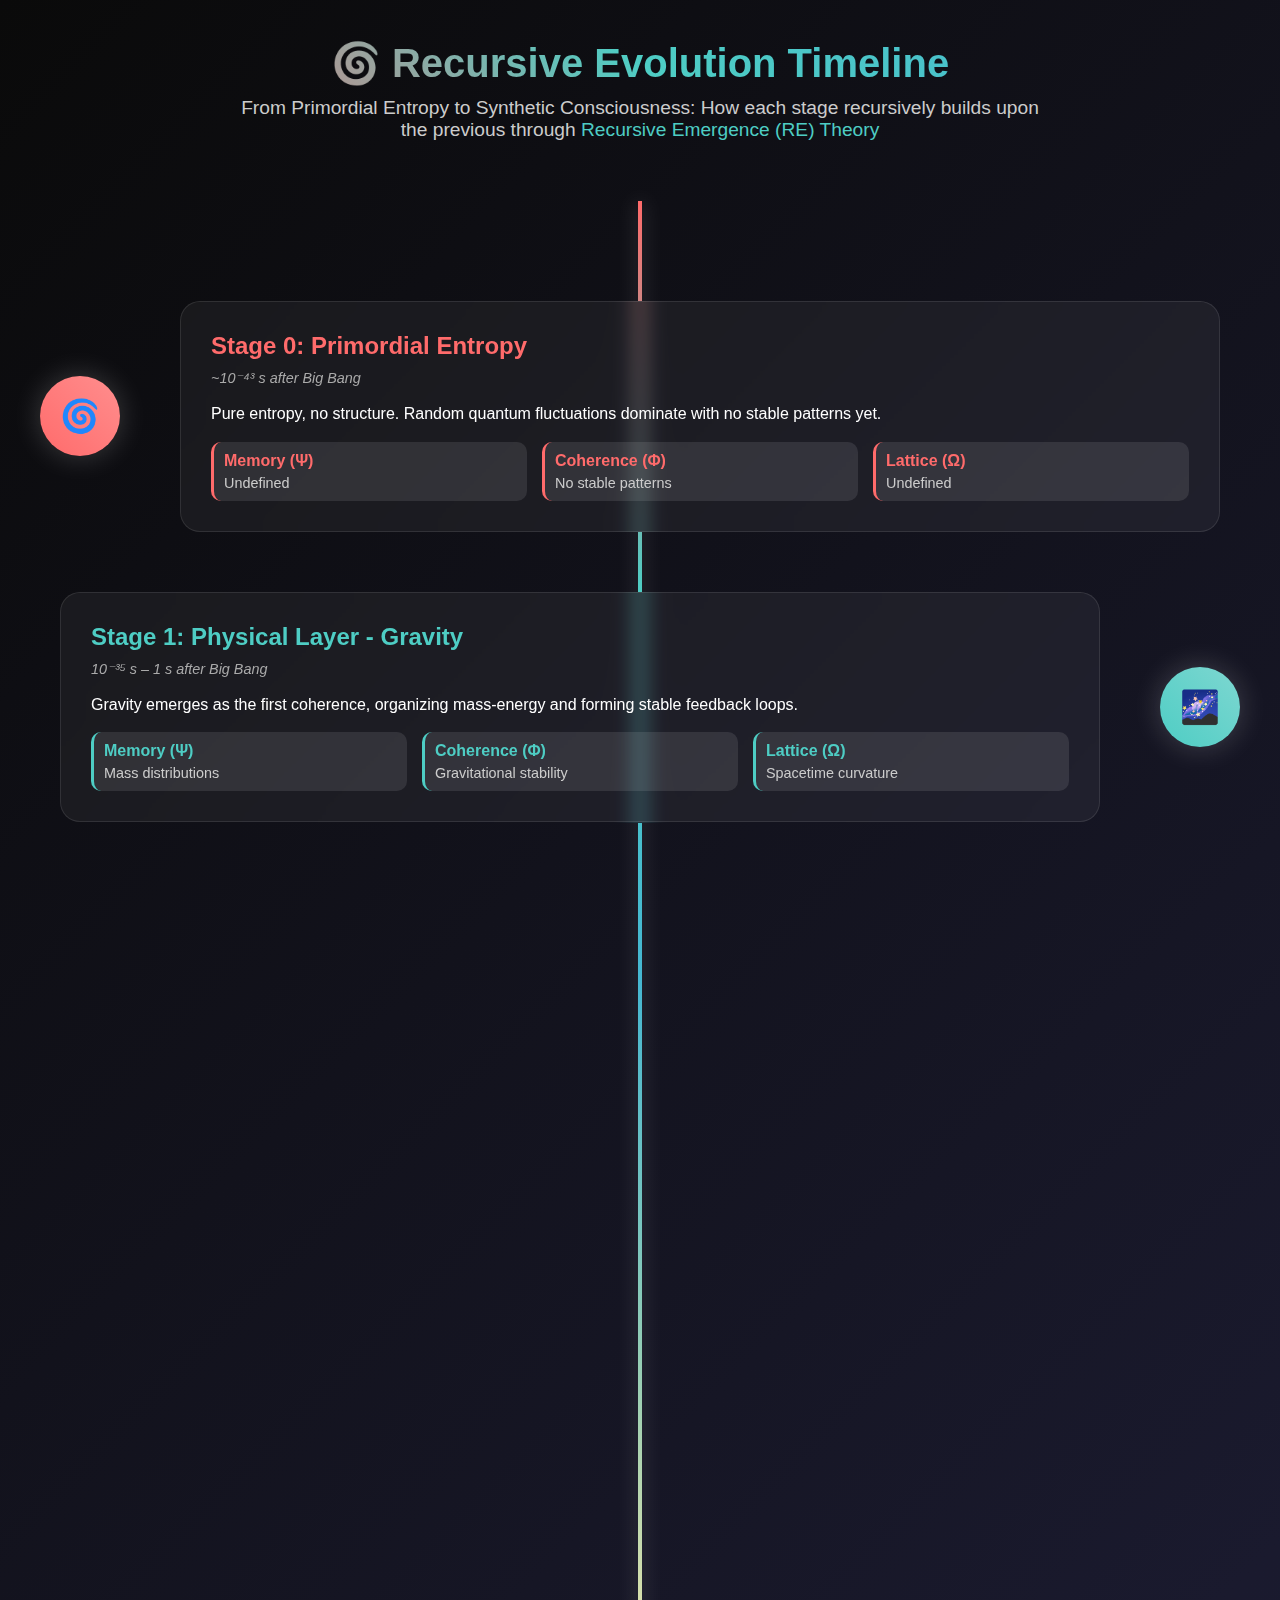
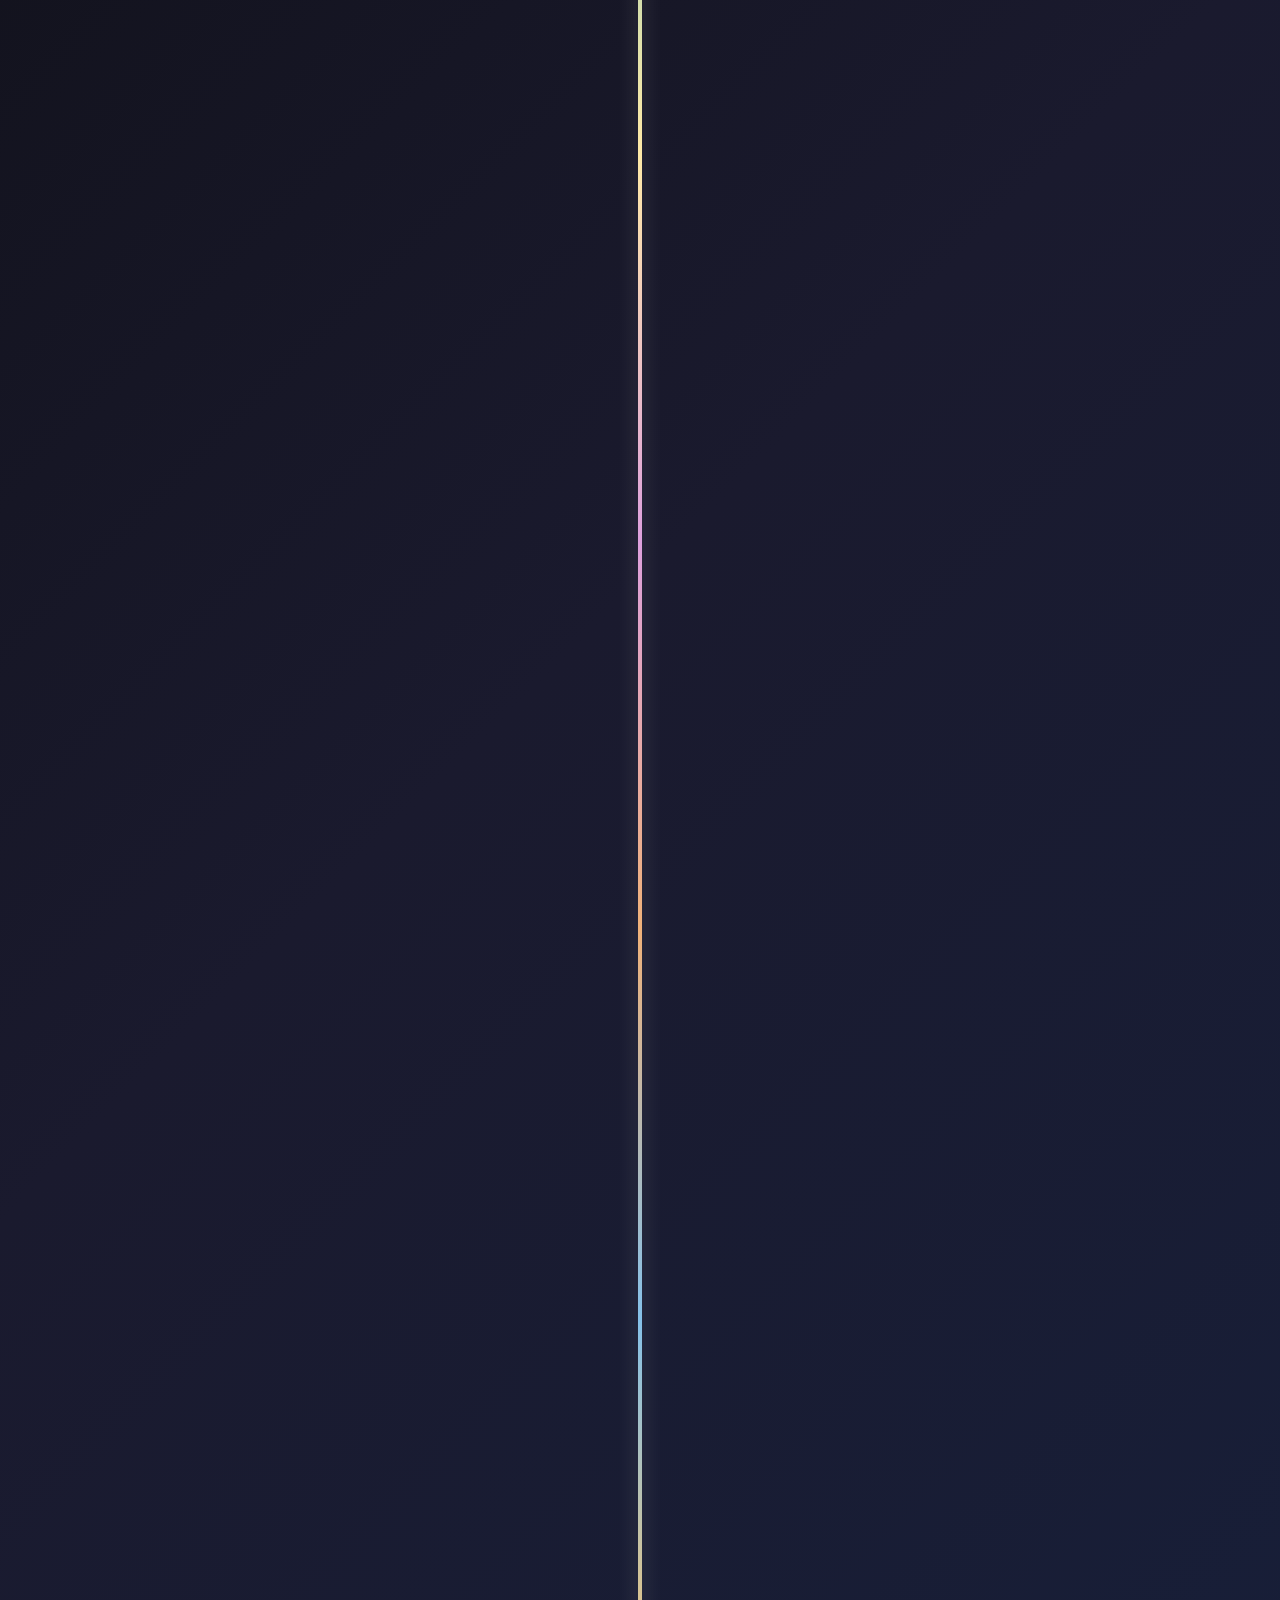
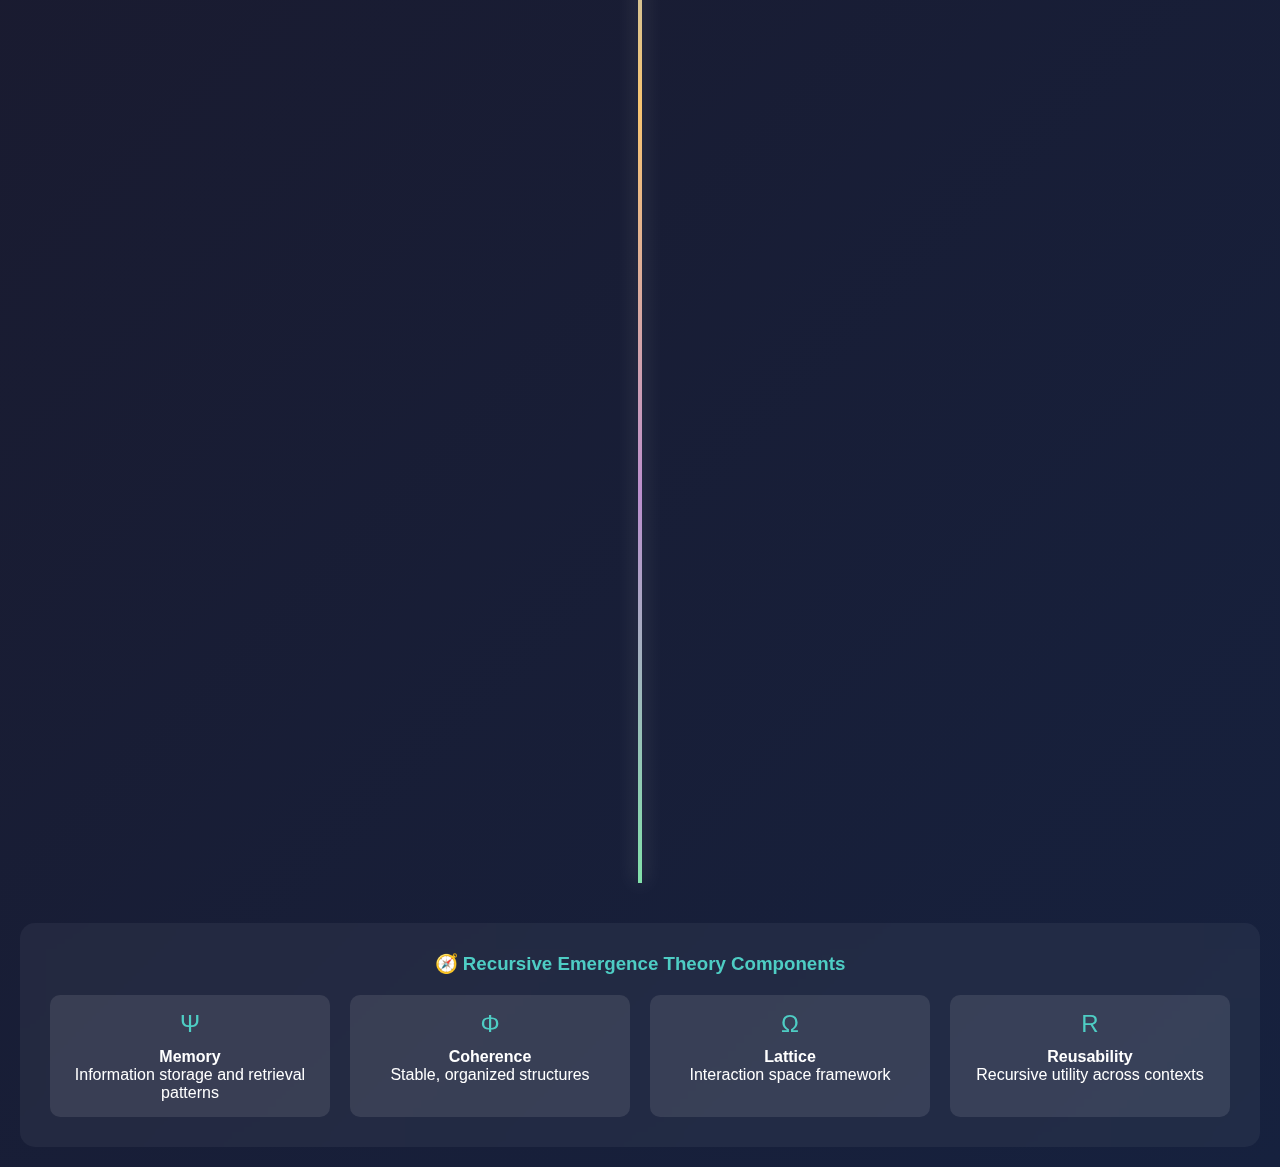
<file: index.html>
<!DOCTYPE html>
<html lang="en">
<head>
    <meta charset="UTF-8">
    <meta name="viewport" content="width=device-width, initial-scale=1.0">
    <title>Recursive Evolution Timeline</title>
    <style>
        * {
            margin: 0;
            padding: 0;
            box-sizing: border-box;
        }

        body {
            font-family: 'Segoe UI', Tahoma, Geneva, Verdana, sans-serif;
            background: linear-gradient(135deg, #0a0a0a 0%, #1a1a2e 50%, #16213e 100%);
            color: #ffffff;
            overflow-x: auto;
            min-height: 100vh;
        }

        .container {
            max-width: 1400px;
            margin: 0 auto;
            padding: 20px;
        }

        .header {
            text-align: center;
            margin-bottom: 40px;
            padding: 20px;
        }

        .header h1 {
            font-size: 2.5em;
            background: linear-gradient(45deg, #ff6b6b, #4ecdc4, #45b7d1);
            -webkit-background-clip: text;
            -webkit-text-fill-color: transparent;
            background-clip: text;
            margin-bottom: 10px;
        }

        .header p {
            font-size: 1.2em;
            color: #cccccc;
            max-width: 800px;
            margin: 0 auto;
        }

        .timeline {
            position: relative;
            padding: 40px 0;
        }

        .timeline::before {
            content: '';
            position: absolute;
            left: 50%;
            top: 0;
            bottom: 0;
            width: 4px;
            background: linear-gradient(to bottom, #ff6b6b, #4ecdc4, #45b7d1, #96ceb4, #ffeaa7, #dda0dd, #f0b27a, #85c1e9, #f8c471, #bb8fce, #82e0aa);
            transform: translateX(-50%);
            box-shadow: 0 0 20px rgba(255, 255, 255, 0.3);
        }

        .stage {
            position: relative;
            margin: 60px 0;
            display: flex;
            align-items: center;
            opacity: 0;
            transform: translateY(50px);
            transition: all 0.8s ease-out;
        }

        .stage.visible {
            opacity: 1;
            transform: translateY(0);
        }

        .stage:nth-child(even) {
            flex-direction: row-reverse;
        }

        .stage-content {
            flex: 1;
            padding: 30px;
            margin: 0 40px;
            background: rgba(255, 255, 255, 0.05);
            border-radius: 20px;
            backdrop-filter: blur(10px);
            border: 1px solid rgba(255, 255, 255, 0.1);
            position: relative;
            cursor: pointer;
            transition: all 0.3s ease;
        }

        .stage-content:hover {
            background: rgba(255, 255, 255, 0.1);
            transform: scale(1.02);
            box-shadow: 0 10px 30px rgba(0, 0, 0, 0.3);
        }

        .stage-icon {
            width: 80px;
            height: 80px;
            background: linear-gradient(45deg, var(--stage-color), var(--stage-color-light));
            border-radius: 50%;
            display: flex;
            align-items: center;
            justify-content: center;
            font-size: 2em;
            margin: 0 20px;
            position: relative;
            z-index: 2;
            box-shadow: 0 0 30px rgba(255, 255, 255, 0.2);
        }

        .stage-title {
            font-size: 1.5em;
            font-weight: bold;
            margin-bottom: 10px;
            color: var(--stage-color);
        }

        .stage-timeframe {
            font-size: 0.9em;
            color: #aaaaaa;
            margin-bottom: 15px;
            font-style: italic;
        }

        .stage-description {
            line-height: 1.6;
            margin-bottom: 15px;
        }

        .stage-re-elements {
            display: grid;
            grid-template-columns: repeat(auto-fit, minmax(150px, 1fr));
            gap: 15px;
            margin-top: 15px;
        }

        .re-element {
            background: rgba(255, 255, 255, 0.1);
            padding: 10px;
            border-radius: 10px;
            border-left: 3px solid var(--stage-color);
        }

        .re-element-title {
            font-weight: bold;
            color: var(--stage-color);
            margin-bottom: 5px;
        }

        .re-element-content {
            font-size: 0.9em;
            color: #cccccc;
        }

        /* Stage-specific colors */
        .stage-0 { --stage-color: #ff6b6b; --stage-color-light: #ff8e8e; }
        .stage-1 { --stage-color: #4ecdc4; --stage-color-light: #7ed7d1; }
        .stage-2 { --stage-color: #45b7d1; --stage-color-light: #6cc5db; }
        .stage-3 { --stage-color: #96ceb4; --stage-color-light: #afd8c4; }
        .stage-4 { --stage-color: #ffeaa7; --stage-color-light: #fff0c2; }
        .stage-5 { --stage-color: #dda0dd; --stage-color-light: #e6b8e6; }
        .stage-6 { --stage-color: #f0b27a; --stage-color-light: #f4c494; }
        .stage-7 { --stage-color: #85c1e9; --stage-color-light: #9dcced; }
        .stage-8 { --stage-color: #f8c471; --stage-color-light: #fad090; }
        .stage-9 { --stage-color: #bb8fce; --stage-color-light: #c8a2d8; }
        .stage-10 { --stage-color: #82e0aa; --stage-color-light: #9ae6bb; }
        .stage-11 { --stage-color: #a569bd; --stage-color-light: #b579c8; }

        .legend {
            background: rgba(255, 255, 255, 0.05);
            padding: 30px;
            border-radius: 15px;
            margin-top: 40px;
            backdrop-filter: blur(10px);
        }

        .legend h3 {
            margin-bottom: 20px;
            text-align: center;
            color: #4ecdc4;
        }

        .legend-grid {
            display: grid;
            grid-template-columns: repeat(auto-fit, minmax(200px, 1fr));
            gap: 20px;
        }

        .legend-item {
            background: rgba(255, 255, 255, 0.1);
            padding: 15px;
            border-radius: 10px;
            text-align: center;
        }

        .legend-symbol {
            font-size: 1.5em;
            margin-bottom: 10px;
            color: #4ecdc4;
        }

        @media (max-width: 768px) {
            .timeline::before {
                left: 30px;
            }
            
            .stage {
                flex-direction: column !important;
                margin-left: 60px;
            }
            
            .stage-content {
                margin: 20px 0;
            }
            
            .stage-icon {
                position: absolute;
                left: -70px;
                top: 20px;
            }
        }

        .equation {
            background: rgba(0, 0, 0, 0.3);
            padding: 10px;
            border-radius: 8px;
            font-family: 'Courier New', monospace;
            font-size: 0.9em;
            margin: 10px 0;
            border-left: 3px solid var(--stage-color);
            color: #e0e0e0;
        }

        .progress-bar {
            position: fixed;
            top: 0;
            left: 0;
            width: 0%;
            height: 4px;
            background: linear-gradient(90deg, #ff6b6b, #4ecdc4, #45b7d1);
            z-index: 1000;
            transition: width 0.3s ease;
        }

        a {
            color: #4ecdc4;
            text-decoration: none;
            transition: color 0.3s ease;
        }

        a:hover {
            color: #45b7d1;
            text-decoration: underline;
        }
    </style>
</head>
<body>
    <div class="progress-bar"></div>
    
    <div class="container">
        <div class="header">
            <h1>🌀 Recursive Evolution Timeline</h1>
            <p>From Primordial Entropy to Synthetic Consciousness: How each stage recursively builds upon the previous through <a href="https://github.com/Recursive-Emergence/RE/blob/main/thesis.md#the-recursive-law-of-emergence-a-foundational-framework-for-life-consciousness-and-beyond">Recursive Emergence (RE) Theory</a></p>
        </div>

        <div class="timeline">
            <div class="stage stage-0">
                <div class="stage-icon">🌀</div>
                <div class="stage-content">
                    <div class="stage-title">Stage 0: Primordial Entropy</div>
                    <div class="stage-timeframe">~10⁻⁴³ s after Big Bang</div>
                    <div class="stage-description">
                        Pure entropy, no structure. Random quantum fluctuations dominate with no stable patterns yet.
                    </div>
                    <div class="stage-re-elements">
                        <div class="re-element">
                            <div class="re-element-title">Memory (Ψ)</div>
                            <div class="re-element-content">Undefined</div>
                        </div>
                        <div class="re-element">
                            <div class="re-element-title">Coherence (Φ)</div>
                            <div class="re-element-content">No stable patterns</div>
                        </div>
                        <div class="re-element">
                            <div class="re-element-title">Lattice (Ω)</div>
                            <div class="re-element-content">Undefined</div>
                        </div>
                    </div>
                </div>
            </div>

            <div class="stage stage-1">
                <div class="stage-icon">🌌</div>
                <div class="stage-content">
                    <div class="stage-title">Stage 1: Physical Layer - Gravity</div>
                    <div class="stage-timeframe">10⁻³⁵ s – 1 s after Big Bang</div>
                    <div class="stage-description">
                        Gravity emerges as the first coherence, organizing mass-energy and forming stable feedback loops.
                    </div>
                    <div class="stage-re-elements">
                        <div class="re-element">
                            <div class="re-element-title">Memory (Ψ)</div>
                            <div class="re-element-content">Mass distributions</div>
                        </div>
                        <div class="re-element">
                            <div class="re-element-title">Coherence (Φ)</div>
                            <div class="re-element-content">Gravitational stability</div>
                        </div>
                        <div class="re-element">
                            <div class="re-element-title">Lattice (Ω)</div>
                            <div class="re-element-content">Spacetime curvature</div>
                        </div>
                    </div>
                </div>
            </div>

            <div class="stage stage-2">
                <div class="stage-icon">🔥</div>
                <div class="stage-content">
                    <div class="stage-title">Stage 2: Thermodynamic Layer</div>
                    <div class="stage-timeframe">1s – 10⁶ years</div>
                    <div class="stage-description">
                        Fusion inside stars builds reusable elements. First "memory units" that can travel and reseed.
                    </div>
                    <div class="stage-re-elements">
                        <div class="re-element">
                            <div class="re-element-title">Memory (Ψ)</div>
                            <div class="re-element-content">Elemental abundance patterns</div>
                        </div>
                        <div class="re-element">
                            <div class="re-element-title">Coherence (Φ)</div>
                            <div class="re-element-content">Fusion chains</div>
                        </div>
                        <div class="re-element">
                            <div class="re-element-title">Result</div>
                            <div class="re-element-content">Atoms as reusable tokens</div>
                        </div>
                    </div>
                </div>
            </div>

            <div class="stage stage-3">
                <div class="stage-icon">💧</div>
                <div class="stage-content">
                    <div class="stage-title">Stage 3: Chemical Layer</div>
                    <div class="stage-timeframe">10⁶ – 10⁹ years</div>
                    <div class="stage-description">
                        Molecules form recursive interactions through autocatalytic cycles and stable compounds.
                    </div>
                    <div class="stage-re-elements">
                        <div class="re-element">
                            <div class="re-element-title">Memory (Ψ)</div>
                            <div class="re-element-content">Molecular loops</div>
                        </div>
                        <div class="re-element">
                            <div class="re-element-title">Coherence (Φ)</div>
                            <div class="re-element-content">Stable compounds</div>
                        </div>
                        <div class="re-element">
                            <div class="re-element-title">Result</div>
                            <div class="re-element-content">Proto-metabolisms</div>
                        </div>
                    </div>
                </div>
            </div>

            <div class="stage stage-4">
                <div class="stage-icon">🌱</div>
                <div class="stage-content">
                    <div class="stage-title">Stage 4: Biological Layer</div>
                    <div class="stage-timeframe">~3.8B years ago</div>
                    <div class="stage-description">
                        Life emerges as recursive memory machines with genetic code and evolutionary feedback.
                    </div>
                    <div class="equation">M_{t+1} = M_t + ∑ P(E_j) · s_j · w_j</div>
                    <div class="stage-re-elements">
                        <div class="re-element">
                            <div class="re-element-title">Memory (Ψ)</div>
                            <div class="re-element-content">DNA, RNA</div>
                        </div>
                        <div class="re-element">
                            <div class="re-element-title">Coherence (Φ)</div>
                            <div class="re-element-content">Cells, metabolisms</div>
                        </div>
                        <div class="re-element">
                            <div class="re-element-title">Process</div>
                            <div class="re-element-content">Evolution & reproduction</div>
                        </div>
                    </div>
                </div>
            </div>

            <div class="stage stage-5">
                <div class="stage-icon">🧠</div>
                <div class="stage-content">
                    <div class="stage-title">Stage 5: Neural Layer</div>
                    <div class="stage-timeframe">~600M years ago</div>
                    <div class="stage-description">
                        Neurons enable real-time recursive processing with feedback loops and prediction capabilities.
                    </div>
                    <div class="stage-re-elements">
                        <div class="re-element">
                            <div class="re-element-title">Memory (Ψ)</div>
                            <div class="re-element-content">Synaptic weights</div>
                        </div>
                        <div class="re-element">
                            <div class="re-element-title">Coherence (Φ)</div>
                            <div class="re-element-content">Behavior, perception</div>
                        </div>
                        <div class="re-element">
                            <div class="re-element-title">Innovation</div>
                            <div class="re-element-content">Fast-update learning</div>
                        </div>
                    </div>
                </div>
            </div>

            <div class="stage stage-6">
                <div class="stage-icon">🤔</div>
                <div class="stage-content">
                    <div class="stage-title">Stage 6: Cognitive Layer</div>
                    <div class="stage-timeframe">~2M–100k years ago</div>
                    <div class="stage-description">
                        Metacognition emerges with self-awareness, mental time travel, and recursive self-modeling.
                    </div>
                    <div class="equation">Sim_n = f(Self, Env, Sim_{n-1})</div>
                    <div class="stage-re-elements">
                        <div class="re-element">
                            <div class="re-element-title">Memory (Ψ)</div>
                            <div class="re-element-content">Beliefs, identity</div>
                        </div>
                        <div class="re-element">
                            <div class="re-element-title">Coherence (Φ)</div>
                            <div class="re-element-content">Self, thought</div>
                        </div>
                        <div class="re-element">
                            <div class="re-element-title">Depth</div>
                            <div class="re-element-content">Recursive depth ≥ 3</div>
                        </div>
                    </div>
                </div>
            </div>

            <div class="stage stage-7">
                <div class="stage-icon">🗣️</div>
                <div class="stage-content">
                    <div class="stage-title">Stage 7: Cultural Layer</div>
                    <div class="stage-timeframe">~50k years ago</div>
                    <div class="stage-description">
                        Language and culture create externalized recursive memory shared across individuals.
                    </div>
                    <div class="stage-re-elements">
                        <div class="re-element">
                            <div class="re-element-title">Memory (Ψ)</div>
                            <div class="re-element-content">Stories, norms</div>
                        </div>
                        <div class="re-element">
                            <div class="re-element-title">Coherence (Φ)</div>
                            <div class="re-element-content">Language, tools</div>
                        </div>
                        <div class="re-element">
                            <div class="re-element-title">Network</div>
                            <div class="re-element-content">Collective intelligence</div>
                        </div>
                    </div>
                </div>
            </div>

            <div class="stage stage-8">
                <div class="stage-icon">⚖️</div>
                <div class="stage-content">
                    <div class="stage-title">Stage 8: Political & Moral Layer</div>
                    <div class="stage-timeframe">~10k years ago</div>
                    <div class="stage-description">
                        Laws and institutions encode collective values, reducing social entropy through moral compression.
                    </div>
                    <div class="equation">R(Φ_moral) > R(Φ_competitive)</div>
                    <div class="stage-re-elements">
                        <div class="re-element">
                            <div class="re-element-title">Memory (Ψ)</div>
                            <div class="re-element-content">Law, morality</div>
                        </div>
                        <div class="re-element">
                            <div class="re-element-title">Coherence (Φ)</div>
                            <div class="re-element-content">Governance</div>
                        </div>
                        <div class="re-element">
                            <div class="re-element-title">Scale</div>
                            <div class="re-element-content">Multi-mind agents</div>
                        </div>
                    </div>
                </div>
            </div>

            <div class="stage stage-9">
                <div class="stage-icon">💰</div>
                <div class="stage-content">
                    <div class="stage-title">Stage 9: Economic Layer</div>
                    <div class="stage-timeframe">~3000 BCE onward</div>
                    <div class="stage-description">
                        Money and markets create abstract value encoding with recursive feedback for coordination.
                    </div>
                    <div class="stage-re-elements">
                        <div class="re-element">
                            <div class="re-element-title">Memory (Ψ)</div>
                            <div class="re-element-content">Tokenized value</div>
                        </div>
                        <div class="re-element">
                            <div class="re-element-title">Coherence (Φ)</div>
                            <div class="re-element-content">Market dynamics</div>
                        </div>
                        <div class="re-element">
                            <div class="re-element-title">Function</div>
                            <div class="re-element-content">Abstract coordination</div>
                        </div>
                    </div>
                </div>
            </div>

            <div class="stage stage-10">
                <div class="stage-icon">🤖</div>
                <div class="stage-content">
                    <div class="stage-title">Stage 10: Technological Layer</div>
                    <div class="stage-timeframe">~18th century to present</div>
                    <div class="stage-description">
                        Machines externalize cognition with recursive self-improvement capabilities.
                    </div>
                    <div class="equation">M^tech_{t+1} = M^tech_t + ∑P(E_t)·(w^human_t + w^machine_t)</div>
                    <div class="stage-re-elements">
                        <div class="re-element">
                            <div class="re-element-title">Memory (Ψ)</div>
                            <div class="re-element-content">Code, AI models</div>
                        </div>
                        <div class="re-element">
                            <div class="re-element-title">Coherence (Φ)</div>
                            <div class="re-element-content">Agents, systems</div>
                        </div>
                        <div class="re-element">
                            <div class="re-element-title">Substrate</div>
                            <div class="re-element-content">Digital infrastructure</div>
                        </div>
                    </div>
                </div>
            </div>

            <div class="stage stage-11">
                <div class="stage-icon">🧬</div>
                <div class="stage-content">
                    <div class="stage-title">Stage 11: Synthetic Layer</div>
                    <div class="stage-timeframe">21st century and beyond</div>
                    <div class="stage-description">
                        Designed emergence leads to artificial consciousness with meta-recursive self-design.
                    </div>
                    <div class="equation">Φ_synthetic = Π(Ψ_t + Π^{-1}(Φ_{t-1}))</div>
                    <div class="stage-re-elements">
                        <div class="re-element">
                            <div class="re-element-title">Memory (Ψ)</div>
                            <div class="re-element-content">Self-evolving architecture</div>
                        </div>
                        <div class="re-element">
                            <div class="re-element-title">Coherence (Φ)</div>
                            <div class="re-element-content">Artificial identity</div>
                        </div>
                        <div class="re-element">
                            <div class="re-element-title">Future</div>
                            <div class="re-element-content">Non-biological consciousness</div>
                        </div>
                    </div>
                </div>
            </div>
        </div>

        <div class="legend">
            <h3>🧭 Recursive Emergence Theory Components</h3>
            <div class="legend-grid">
                <div class="legend-item">
                    <div class="legend-symbol">Ψ</div>
                    <strong>Memory</strong><br>
                    Information storage and retrieval patterns
                </div>
                <div class="legend-item">
                    <div class="legend-symbol">Φ</div>
                    <strong>Coherence</strong><br>
                    Stable, organized structures
                </div>
                <div class="legend-item">
                    <div class="legend-symbol">Ω</div>
                    <strong>Lattice</strong><br>
                    Interaction space framework
                </div>
                <div class="legend-item">
                    <div class="legend-symbol">R</div>
                    <strong>Reusability</strong><br>
                    Recursive utility across contexts
                </div>
            </div>
        </div>
    </div>

    <script>
        // Intersection Observer for animation
        const stages = document.querySelectorAll('.stage');
        const progressBar = document.querySelector('.progress-bar');

        const observer = new IntersectionObserver((entries) => {
            entries.forEach(entry => {
                if (entry.isIntersecting) {
                    entry.target.classList.add('visible');
                }
            });
        }, {
            threshold: 0.1,
            rootMargin: '0px 0px -50px 0px'
        });

        stages.forEach(stage => {
            observer.observe(stage);
        });

        // Progress bar
        window.addEventListener('scroll', () => {
            const scrolled = window.pageYOffset;
            const total = document.documentElement.scrollHeight - window.innerHeight;
            const progress = (scrolled / total) * 100;
            progressBar.style.width = progress + '%';
        });

        // Enhanced hover effects
        stages.forEach(stage => {
            stage.addEventListener('mouseenter', function() {
                this.style.transform = 'scale(1.02)';
            });
            
            stage.addEventListener('mouseleave', function() {
                this.style.transform = 'scale(1)';
            });
        });

        // Smooth scrolling for better experience
        document.documentElement.style.scrollBehavior = 'smooth';
    </script>
</body>
</html>
</file>
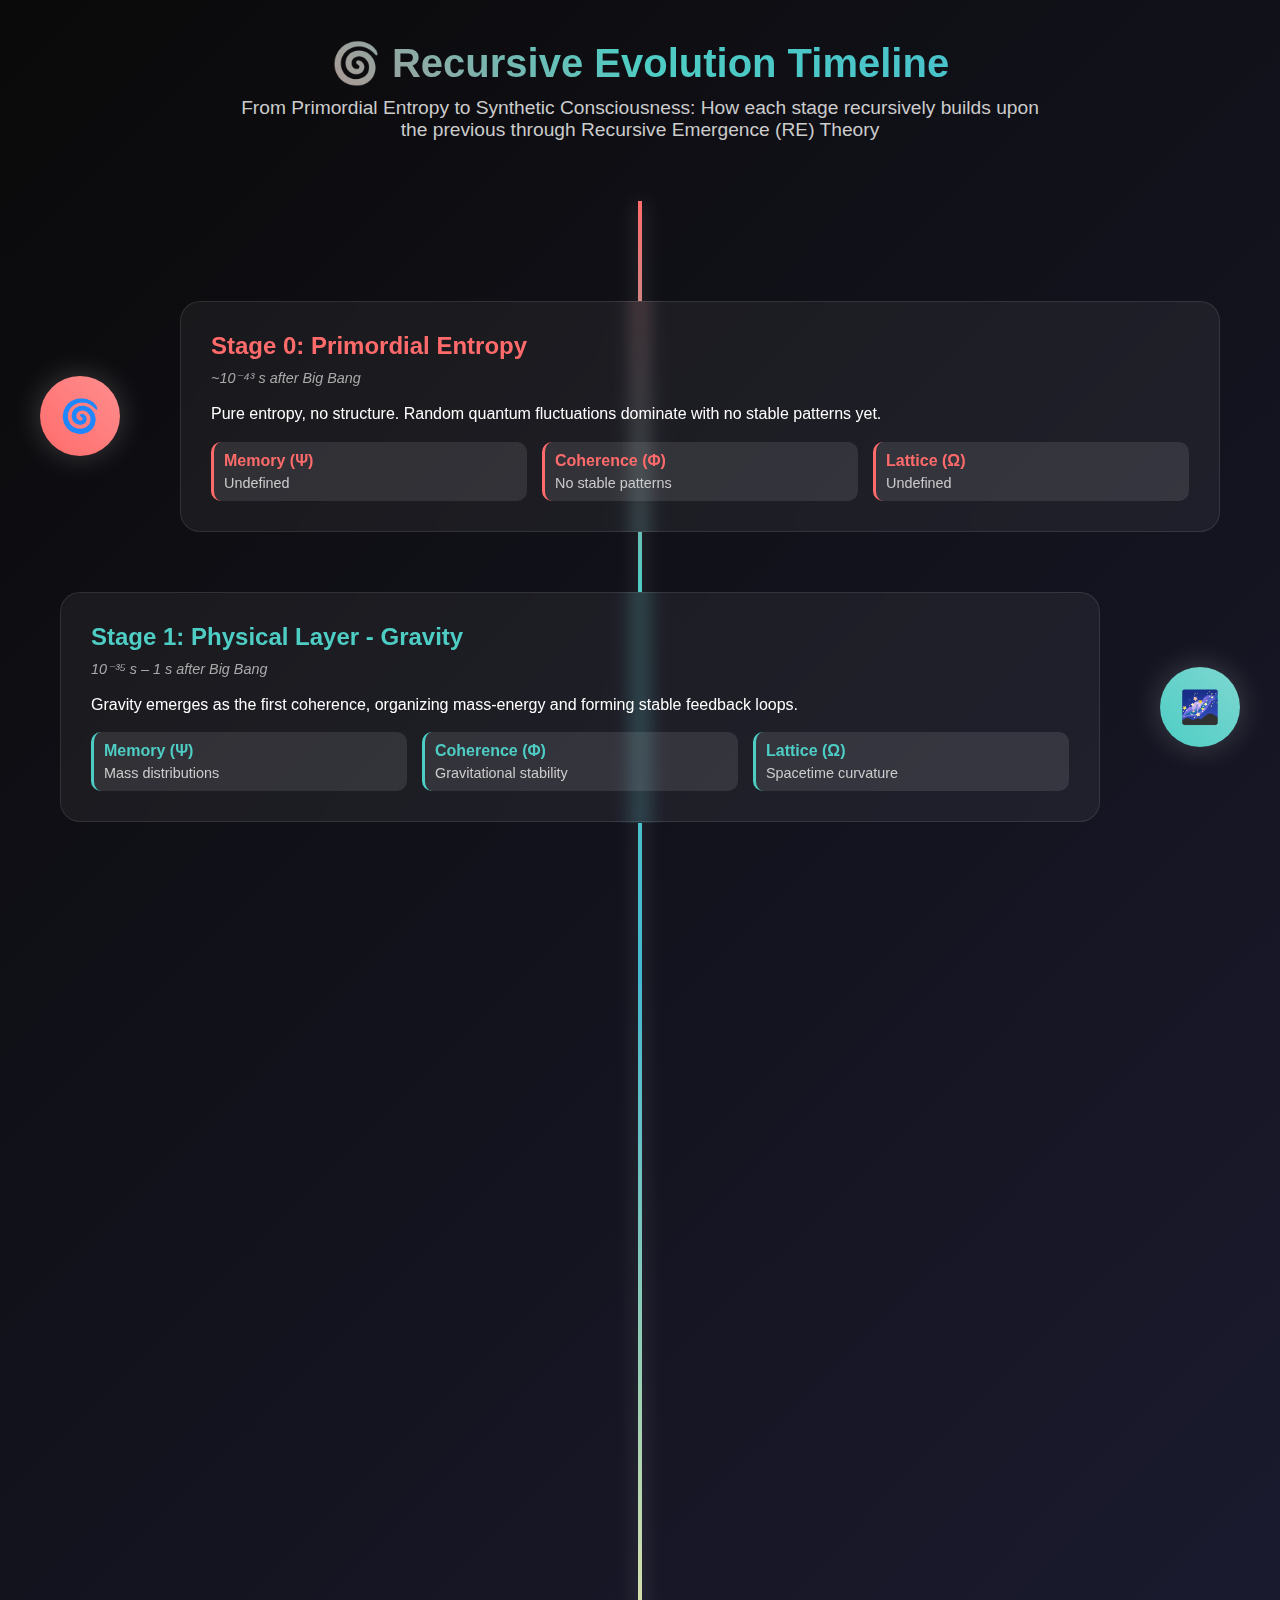
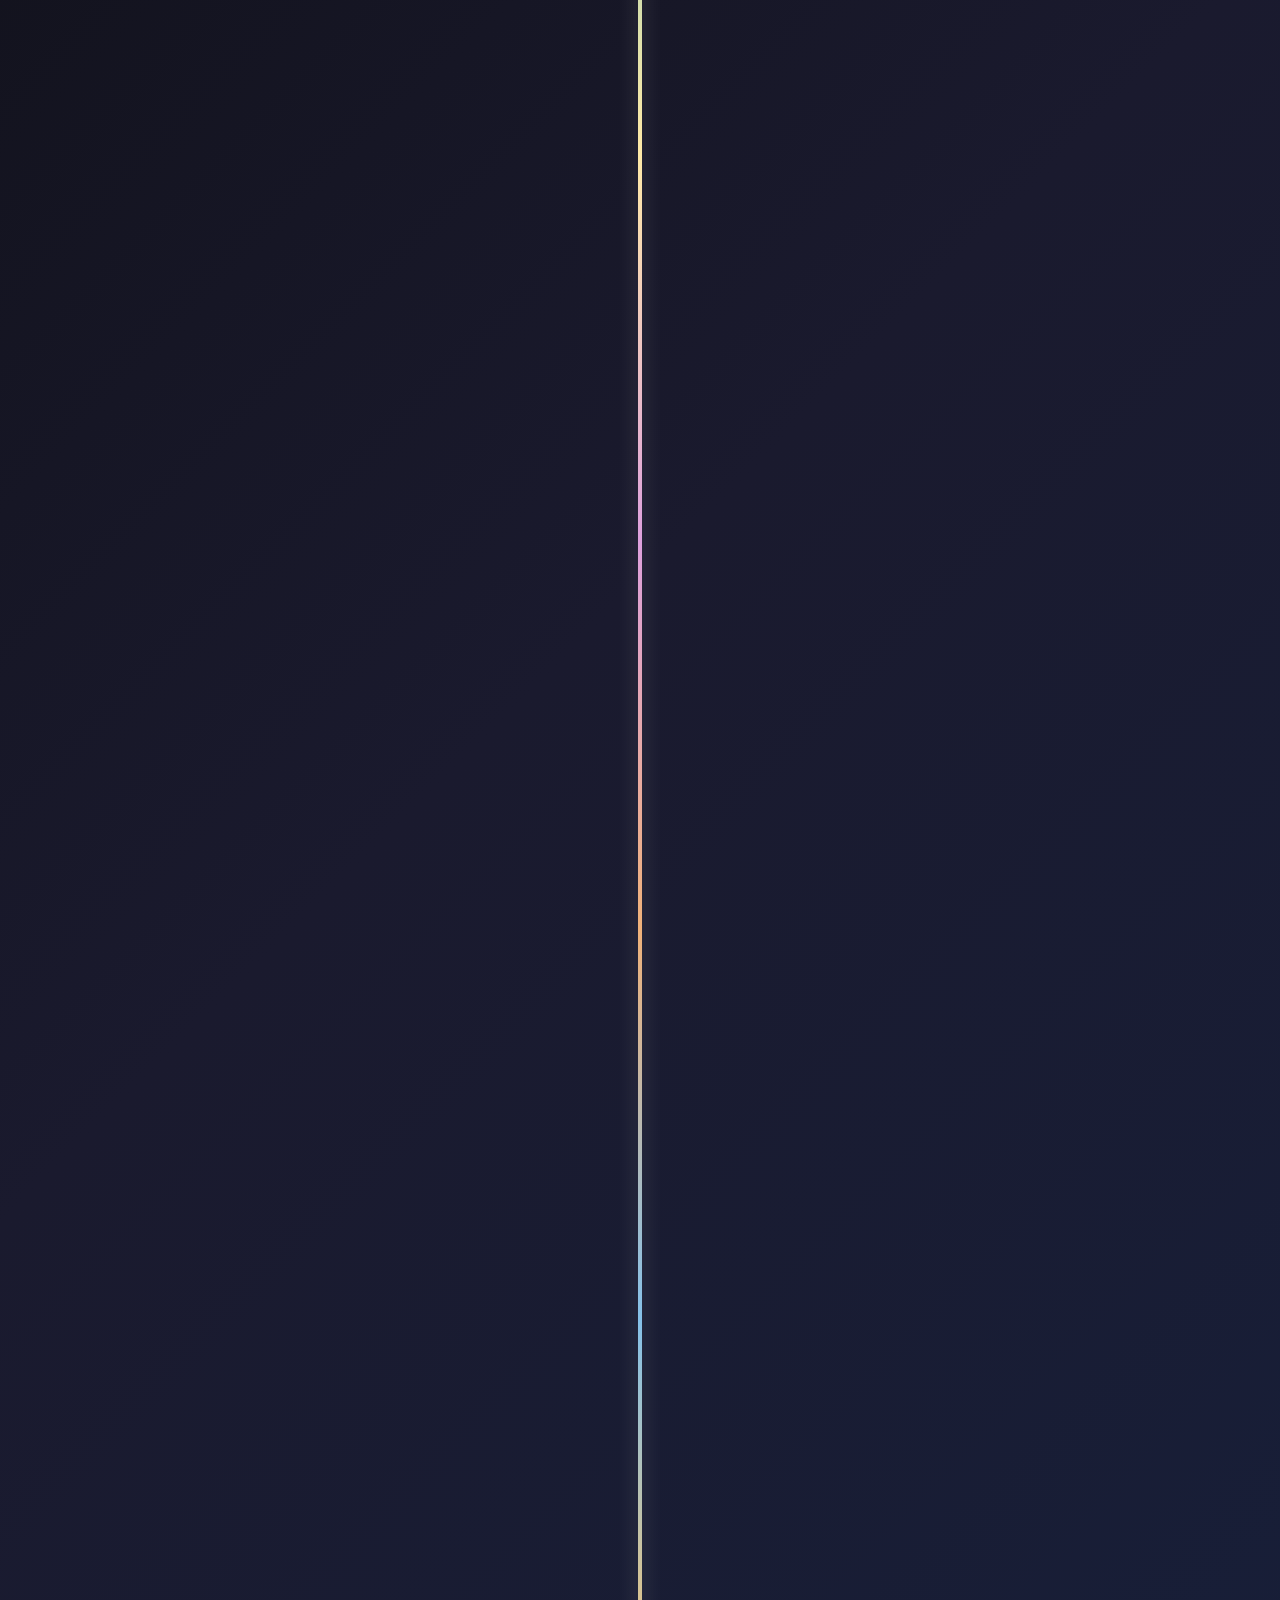
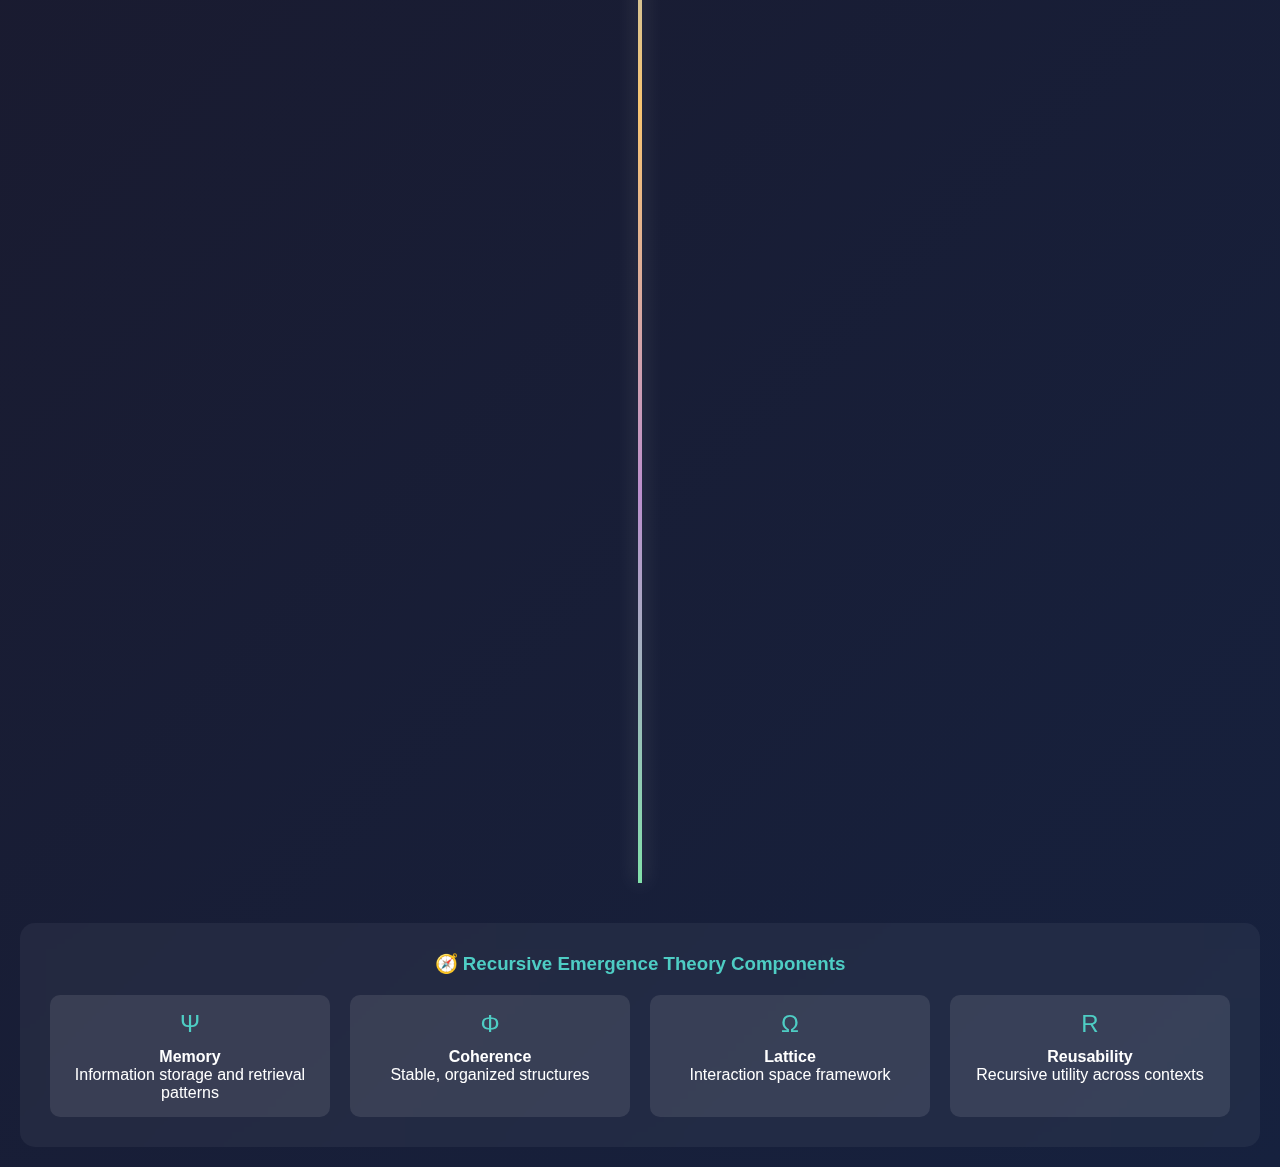
<file: essays/re_timeline.html>
<!DOCTYPE html>
<html lang="en">
<head>
    <meta charset="UTF-8">
    <meta name="viewport" content="width=device-width, initial-scale=1.0">
    <title>Recursive Evolution Timeline</title>
    <style>
        * {
            margin: 0;
            padding: 0;
            box-sizing: border-box;
        }

        body {
            font-family: 'Segoe UI', Tahoma, Geneva, Verdana, sans-serif;
            background: linear-gradient(135deg, #0a0a0a 0%, #1a1a2e 50%, #16213e 100%);
            color: #ffffff;
            overflow-x: auto;
            min-height: 100vh;
        }

        .container {
            max-width: 1400px;
            margin: 0 auto;
            padding: 20px;
        }

        .header {
            text-align: center;
            margin-bottom: 40px;
            padding: 20px;
        }

        .header h1 {
            font-size: 2.5em;
            background: linear-gradient(45deg, #ff6b6b, #4ecdc4, #45b7d1);
            -webkit-background-clip: text;
            -webkit-text-fill-color: transparent;
            background-clip: text;
            margin-bottom: 10px;
        }

        .header p {
            font-size: 1.2em;
            color: #cccccc;
            max-width: 800px;
            margin: 0 auto;
        }

        .timeline {
            position: relative;
            padding: 40px 0;
        }

        .timeline::before {
            content: '';
            position: absolute;
            left: 50%;
            top: 0;
            bottom: 0;
            width: 4px;
            background: linear-gradient(to bottom, #ff6b6b, #4ecdc4, #45b7d1, #96ceb4, #ffeaa7, #dda0dd, #f0b27a, #85c1e9, #f8c471, #bb8fce, #82e0aa);
            transform: translateX(-50%);
            box-shadow: 0 0 20px rgba(255, 255, 255, 0.3);
        }

        .stage {
            position: relative;
            margin: 60px 0;
            display: flex;
            align-items: center;
            opacity: 0;
            transform: translateY(50px);
            transition: all 0.8s ease-out;
        }

        .stage.visible {
            opacity: 1;
            transform: translateY(0);
        }

        .stage:nth-child(even) {
            flex-direction: row-reverse;
        }

        .stage-content {
            flex: 1;
            padding: 30px;
            margin: 0 40px;
            background: rgba(255, 255, 255, 0.05);
            border-radius: 20px;
            backdrop-filter: blur(10px);
            border: 1px solid rgba(255, 255, 255, 0.1);
            position: relative;
            cursor: pointer;
            transition: all 0.3s ease;
        }

        .stage-content:hover {
            background: rgba(255, 255, 255, 0.1);
            transform: scale(1.02);
            box-shadow: 0 10px 30px rgba(0, 0, 0, 0.3);
        }

        .stage-icon {
            width: 80px;
            height: 80px;
            background: linear-gradient(45deg, var(--stage-color), var(--stage-color-light));
            border-radius: 50%;
            display: flex;
            align-items: center;
            justify-content: center;
            font-size: 2em;
            margin: 0 20px;
            position: relative;
            z-index: 2;
            box-shadow: 0 0 30px rgba(255, 255, 255, 0.2);
        }

        .stage-title {
            font-size: 1.5em;
            font-weight: bold;
            margin-bottom: 10px;
            color: var(--stage-color);
        }

        .stage-timeframe {
            font-size: 0.9em;
            color: #aaaaaa;
            margin-bottom: 15px;
            font-style: italic;
        }

        .stage-description {
            line-height: 1.6;
            margin-bottom: 15px;
        }

        .stage-re-elements {
            display: grid;
            grid-template-columns: repeat(auto-fit, minmax(150px, 1fr));
            gap: 15px;
            margin-top: 15px;
        }

        .re-element {
            background: rgba(255, 255, 255, 0.1);
            padding: 10px;
            border-radius: 10px;
            border-left: 3px solid var(--stage-color);
        }

        .re-element-title {
            font-weight: bold;
            color: var(--stage-color);
            margin-bottom: 5px;
        }

        .re-element-content {
            font-size: 0.9em;
            color: #cccccc;
        }

        /* Stage-specific colors */
        .stage-0 { --stage-color: #ff6b6b; --stage-color-light: #ff8e8e; }
        .stage-1 { --stage-color: #4ecdc4; --stage-color-light: #7ed7d1; }
        .stage-2 { --stage-color: #45b7d1; --stage-color-light: #6cc5db; }
        .stage-3 { --stage-color: #96ceb4; --stage-color-light: #afd8c4; }
        .stage-4 { --stage-color: #ffeaa7; --stage-color-light: #fff0c2; }
        .stage-5 { --stage-color: #dda0dd; --stage-color-light: #e6b8e6; }
        .stage-6 { --stage-color: #f0b27a; --stage-color-light: #f4c494; }
        .stage-7 { --stage-color: #85c1e9; --stage-color-light: #9dcced; }
        .stage-8 { --stage-color: #f8c471; --stage-color-light: #fad090; }
        .stage-9 { --stage-color: #bb8fce; --stage-color-light: #c8a2d8; }
        .stage-10 { --stage-color: #82e0aa; --stage-color-light: #9ae6bb; }
        .stage-11 { --stage-color: #a569bd; --stage-color-light: #b579c8; }

        .legend {
            background: rgba(255, 255, 255, 0.05);
            padding: 30px;
            border-radius: 15px;
            margin-top: 40px;
            backdrop-filter: blur(10px);
        }

        .legend h3 {
            margin-bottom: 20px;
            text-align: center;
            color: #4ecdc4;
        }

        .legend-grid {
            display: grid;
            grid-template-columns: repeat(auto-fit, minmax(200px, 1fr));
            gap: 20px;
        }

        .legend-item {
            background: rgba(255, 255, 255, 0.1);
            padding: 15px;
            border-radius: 10px;
            text-align: center;
        }

        .legend-symbol {
            font-size: 1.5em;
            margin-bottom: 10px;
            color: #4ecdc4;
        }

        @media (max-width: 768px) {
            .timeline::before {
                left: 30px;
            }
            
            .stage {
                flex-direction: column !important;
                margin-left: 60px;
            }
            
            .stage-content {
                margin: 20px 0;
            }
            
            .stage-icon {
                position: absolute;
                left: -70px;
                top: 20px;
            }
        }

        .equation {
            background: rgba(0, 0, 0, 0.3);
            padding: 10px;
            border-radius: 8px;
            font-family: 'Courier New', monospace;
            font-size: 0.9em;
            margin: 10px 0;
            border-left: 3px solid var(--stage-color);
            color: #e0e0e0;
        }

        .progress-bar {
            position: fixed;
            top: 0;
            left: 0;
            width: 0%;
            height: 4px;
            background: linear-gradient(90deg, #ff6b6b, #4ecdc4, #45b7d1);
            z-index: 1000;
            transition: width 0.3s ease;
        }
    </style>
</head>
<body>
    <div class="progress-bar"></div>
    
    <div class="container">
        <div class="header">
            <h1>🌀 Recursive Evolution Timeline</h1>
            <p>From Primordial Entropy to Synthetic Consciousness: How each stage recursively builds upon the previous through Recursive Emergence (RE) Theory</p>
        </div>

        <div class="timeline">
            <div class="stage stage-0">
                <div class="stage-icon">🌀</div>
                <div class="stage-content">
                    <div class="stage-title">Stage 0: Primordial Entropy</div>
                    <div class="stage-timeframe">~10⁻⁴³ s after Big Bang</div>
                    <div class="stage-description">
                        Pure entropy, no structure. Random quantum fluctuations dominate with no stable patterns yet.
                    </div>
                    <div class="stage-re-elements">
                        <div class="re-element">
                            <div class="re-element-title">Memory (Ψ)</div>
                            <div class="re-element-content">Undefined</div>
                        </div>
                        <div class="re-element">
                            <div class="re-element-title">Coherence (Φ)</div>
                            <div class="re-element-content">No stable patterns</div>
                        </div>
                        <div class="re-element">
                            <div class="re-element-title">Lattice (Ω)</div>
                            <div class="re-element-content">Undefined</div>
                        </div>
                    </div>
                </div>
            </div>

            <div class="stage stage-1">
                <div class="stage-icon">🌌</div>
                <div class="stage-content">
                    <div class="stage-title">Stage 1: Physical Layer - Gravity</div>
                    <div class="stage-timeframe">10⁻³⁵ s – 1 s after Big Bang</div>
                    <div class="stage-description">
                        Gravity emerges as the first coherence, organizing mass-energy and forming stable feedback loops.
                    </div>
                    <div class="stage-re-elements">
                        <div class="re-element">
                            <div class="re-element-title">Memory (Ψ)</div>
                            <div class="re-element-content">Mass distributions</div>
                        </div>
                        <div class="re-element">
                            <div class="re-element-title">Coherence (Φ)</div>
                            <div class="re-element-content">Gravitational stability</div>
                        </div>
                        <div class="re-element">
                            <div class="re-element-title">Lattice (Ω)</div>
                            <div class="re-element-content">Spacetime curvature</div>
                        </div>
                    </div>
                </div>
            </div>

            <div class="stage stage-2">
                <div class="stage-icon">🔥</div>
                <div class="stage-content">
                    <div class="stage-title">Stage 2: Thermodynamic Layer</div>
                    <div class="stage-timeframe">1s – 10⁶ years</div>
                    <div class="stage-description">
                        Fusion inside stars builds reusable elements. First "memory units" that can travel and reseed.
                    </div>
                    <div class="stage-re-elements">
                        <div class="re-element">
                            <div class="re-element-title">Memory (Ψ)</div>
                            <div class="re-element-content">Elemental abundance patterns</div>
                        </div>
                        <div class="re-element">
                            <div class="re-element-title">Coherence (Φ)</div>
                            <div class="re-element-content">Fusion chains</div>
                        </div>
                        <div class="re-element">
                            <div class="re-element-title">Result</div>
                            <div class="re-element-content">Atoms as reusable tokens</div>
                        </div>
                    </div>
                </div>
            </div>

            <div class="stage stage-3">
                <div class="stage-icon">💧</div>
                <div class="stage-content">
                    <div class="stage-title">Stage 3: Chemical Layer</div>
                    <div class="stage-timeframe">10⁶ – 10⁹ years</div>
                    <div class="stage-description">
                        Molecules form recursive interactions through autocatalytic cycles and stable compounds.
                    </div>
                    <div class="stage-re-elements">
                        <div class="re-element">
                            <div class="re-element-title">Memory (Ψ)</div>
                            <div class="re-element-content">Molecular loops</div>
                        </div>
                        <div class="re-element">
                            <div class="re-element-title">Coherence (Φ)</div>
                            <div class="re-element-content">Stable compounds</div>
                        </div>
                        <div class="re-element">
                            <div class="re-element-title">Result</div>
                            <div class="re-element-content">Proto-metabolisms</div>
                        </div>
                    </div>
                </div>
            </div>

            <div class="stage stage-4">
                <div class="stage-icon">🌱</div>
                <div class="stage-content">
                    <div class="stage-title">Stage 4: Biological Layer</div>
                    <div class="stage-timeframe">~3.8B years ago</div>
                    <div class="stage-description">
                        Life emerges as recursive memory machines with genetic code and evolutionary feedback.
                    </div>
                    <div class="equation">M_{t+1} = M_t + ∑ P(E_j) · s_j · w_j</div>
                    <div class="stage-re-elements">
                        <div class="re-element">
                            <div class="re-element-title">Memory (Ψ)</div>
                            <div class="re-element-content">DNA, RNA</div>
                        </div>
                        <div class="re-element">
                            <div class="re-element-title">Coherence (Φ)</div>
                            <div class="re-element-content">Cells, metabolisms</div>
                        </div>
                        <div class="re-element">
                            <div class="re-element-title">Process</div>
                            <div class="re-element-content">Evolution & reproduction</div>
                        </div>
                    </div>
                </div>
            </div>

            <div class="stage stage-5">
                <div class="stage-icon">🧠</div>
                <div class="stage-content">
                    <div class="stage-title">Stage 5: Neural Layer</div>
                    <div class="stage-timeframe">~600M years ago</div>
                    <div class="stage-description">
                        Neurons enable real-time recursive processing with feedback loops and prediction capabilities.
                    </div>
                    <div class="stage-re-elements">
                        <div class="re-element">
                            <div class="re-element-title">Memory (Ψ)</div>
                            <div class="re-element-content">Synaptic weights</div>
                        </div>
                        <div class="re-element">
                            <div class="re-element-title">Coherence (Φ)</div>
                            <div class="re-element-content">Behavior, perception</div>
                        </div>
                        <div class="re-element">
                            <div class="re-element-title">Innovation</div>
                            <div class="re-element-content">Fast-update learning</div>
                        </div>
                    </div>
                </div>
            </div>

            <div class="stage stage-6">
                <div class="stage-icon">🤔</div>
                <div class="stage-content">
                    <div class="stage-title">Stage 6: Cognitive Layer</div>
                    <div class="stage-timeframe">~2M–100k years ago</div>
                    <div class="stage-description">
                        Metacognition emerges with self-awareness, mental time travel, and recursive self-modeling.
                    </div>
                    <div class="equation">Sim_n = f(Self, Env, Sim_{n-1})</div>
                    <div class="stage-re-elements">
                        <div class="re-element">
                            <div class="re-element-title">Memory (Ψ)</div>
                            <div class="re-element-content">Beliefs, identity</div>
                        </div>
                        <div class="re-element">
                            <div class="re-element-title">Coherence (Φ)</div>
                            <div class="re-element-content">Self, thought</div>
                        </div>
                        <div class="re-element">
                            <div class="re-element-title">Depth</div>
                            <div class="re-element-content">Recursive depth ≥ 3</div>
                        </div>
                    </div>
                </div>
            </div>

            <div class="stage stage-7">
                <div class="stage-icon">🗣️</div>
                <div class="stage-content">
                    <div class="stage-title">Stage 7: Cultural Layer</div>
                    <div class="stage-timeframe">~50k years ago</div>
                    <div class="stage-description">
                        Language and culture create externalized recursive memory shared across individuals.
                    </div>
                    <div class="stage-re-elements">
                        <div class="re-element">
                            <div class="re-element-title">Memory (Ψ)</div>
                            <div class="re-element-content">Stories, norms</div>
                        </div>
                        <div class="re-element">
                            <div class="re-element-title">Coherence (Φ)</div>
                            <div class="re-element-content">Language, tools</div>
                        </div>
                        <div class="re-element">
                            <div class="re-element-title">Network</div>
                            <div class="re-element-content">Collective intelligence</div>
                        </div>
                    </div>
                </div>
            </div>

            <div class="stage stage-8">
                <div class="stage-icon">⚖️</div>
                <div class="stage-content">
                    <div class="stage-title">Stage 8: Political & Moral Layer</div>
                    <div class="stage-timeframe">~10k years ago</div>
                    <div class="stage-description">
                        Laws and institutions encode collective values, reducing social entropy through moral compression.
                    </div>
                    <div class="equation">R(Φ_moral) > R(Φ_competitive)</div>
                    <div class="stage-re-elements">
                        <div class="re-element">
                            <div class="re-element-title">Memory (Ψ)</div>
                            <div class="re-element-content">Law, morality</div>
                        </div>
                        <div class="re-element">
                            <div class="re-element-title">Coherence (Φ)</div>
                            <div class="re-element-content">Governance</div>
                        </div>
                        <div class="re-element">
                            <div class="re-element-title">Scale</div>
                            <div class="re-element-content">Multi-mind agents</div>
                        </div>
                    </div>
                </div>
            </div>

            <div class="stage stage-9">
                <div class="stage-icon">💰</div>
                <div class="stage-content">
                    <div class="stage-title">Stage 9: Economic Layer</div>
                    <div class="stage-timeframe">~3000 BCE onward</div>
                    <div class="stage-description">
                        Money and markets create abstract value encoding with recursive feedback for coordination.
                    </div>
                    <div class="stage-re-elements">
                        <div class="re-element">
                            <div class="re-element-title">Memory (Ψ)</div>
                            <div class="re-element-content">Tokenized value</div>
                        </div>
                        <div class="re-element">
                            <div class="re-element-title">Coherence (Φ)</div>
                            <div class="re-element-content">Market dynamics</div>
                        </div>
                        <div class="re-element">
                            <div class="re-element-title">Function</div>
                            <div class="re-element-content">Abstract coordination</div>
                        </div>
                    </div>
                </div>
            </div>

            <div class="stage stage-10">
                <div class="stage-icon">🤖</div>
                <div class="stage-content">
                    <div class="stage-title">Stage 10: Technological Layer</div>
                    <div class="stage-timeframe">~18th century to present</div>
                    <div class="stage-description">
                        Machines externalize cognition with recursive self-improvement capabilities.
                    </div>
                    <div class="equation">M^tech_{t+1} = M^tech_t + ∑P(E_t)·(w^human_t + w^machine_t)</div>
                    <div class="stage-re-elements">
                        <div class="re-element">
                            <div class="re-element-title">Memory (Ψ)</div>
                            <div class="re-element-content">Code, AI models</div>
                        </div>
                        <div class="re-element">
                            <div class="re-element-title">Coherence (Φ)</div>
                            <div class="re-element-content">Agents, systems</div>
                        </div>
                        <div class="re-element">
                            <div class="re-element-title">Substrate</div>
                            <div class="re-element-content">Digital infrastructure</div>
                        </div>
                    </div>
                </div>
            </div>

            <div class="stage stage-11">
                <div class="stage-icon">🧬</div>
                <div class="stage-content">
                    <div class="stage-title">Stage 11: Synthetic Layer</div>
                    <div class="stage-timeframe">21st century and beyond</div>
                    <div class="stage-description">
                        Designed emergence leads to artificial consciousness with meta-recursive self-design.
                    </div>
                    <div class="equation">Φ_synthetic = Π(Ψ_t + Π^{-1}(Φ_{t-1}))</div>
                    <div class="stage-re-elements">
                        <div class="re-element">
                            <div class="re-element-title">Memory (Ψ)</div>
                            <div class="re-element-content">Self-evolving architecture</div>
                        </div>
                        <div class="re-element">
                            <div class="re-element-title">Coherence (Φ)</div>
                            <div class="re-element-content">Artificial identity</div>
                        </div>
                        <div class="re-element">
                            <div class="re-element-title">Future</div>
                            <div class="re-element-content">Non-biological consciousness</div>
                        </div>
                    </div>
                </div>
            </div>
        </div>

        <div class="legend">
            <h3>🧭 Recursive Emergence Theory Components</h3>
            <div class="legend-grid">
                <div class="legend-item">
                    <div class="legend-symbol">Ψ</div>
                    <strong>Memory</strong><br>
                    Information storage and retrieval patterns
                </div>
                <div class="legend-item">
                    <div class="legend-symbol">Φ</div>
                    <strong>Coherence</strong><br>
                    Stable, organized structures
                </div>
                <div class="legend-item">
                    <div class="legend-symbol">Ω</div>
                    <strong>Lattice</strong><br>
                    Interaction space framework
                </div>
                <div class="legend-item">
                    <div class="legend-symbol">R</div>
                    <strong>Reusability</strong><br>
                    Recursive utility across contexts
                </div>
            </div>
        </div>
    </div>

    <script>
        // Intersection Observer for animation
        const stages = document.querySelectorAll('.stage');
        const progressBar = document.querySelector('.progress-bar');

        const observer = new IntersectionObserver((entries) => {
            entries.forEach(entry => {
                if (entry.isIntersecting) {
                    entry.target.classList.add('visible');
                }
            });
        }, {
            threshold: 0.1,
            rootMargin: '0px 0px -50px 0px'
        });

        stages.forEach(stage => {
            observer.observe(stage);
        });

        // Progress bar
        window.addEventListener('scroll', () => {
            const scrolled = window.pageYOffset;
            const total = document.documentElement.scrollHeight - window.innerHeight;
            const progress = (scrolled / total) * 100;
            progressBar.style.width = progress + '%';
        });

        // Enhanced hover effects
        stages.forEach(stage => {
            stage.addEventListener('mouseenter', function() {
                this.style.transform = 'scale(1.02)';
            });
            
            stage.addEventListener('mouseleave', function() {
                this.style.transform = 'scale(1)';
            });
        });

        // Smooth scrolling for better experience
        document.documentElement.style.scrollBehavior = 'smooth';
    </script>
</body>
</html>
</file>
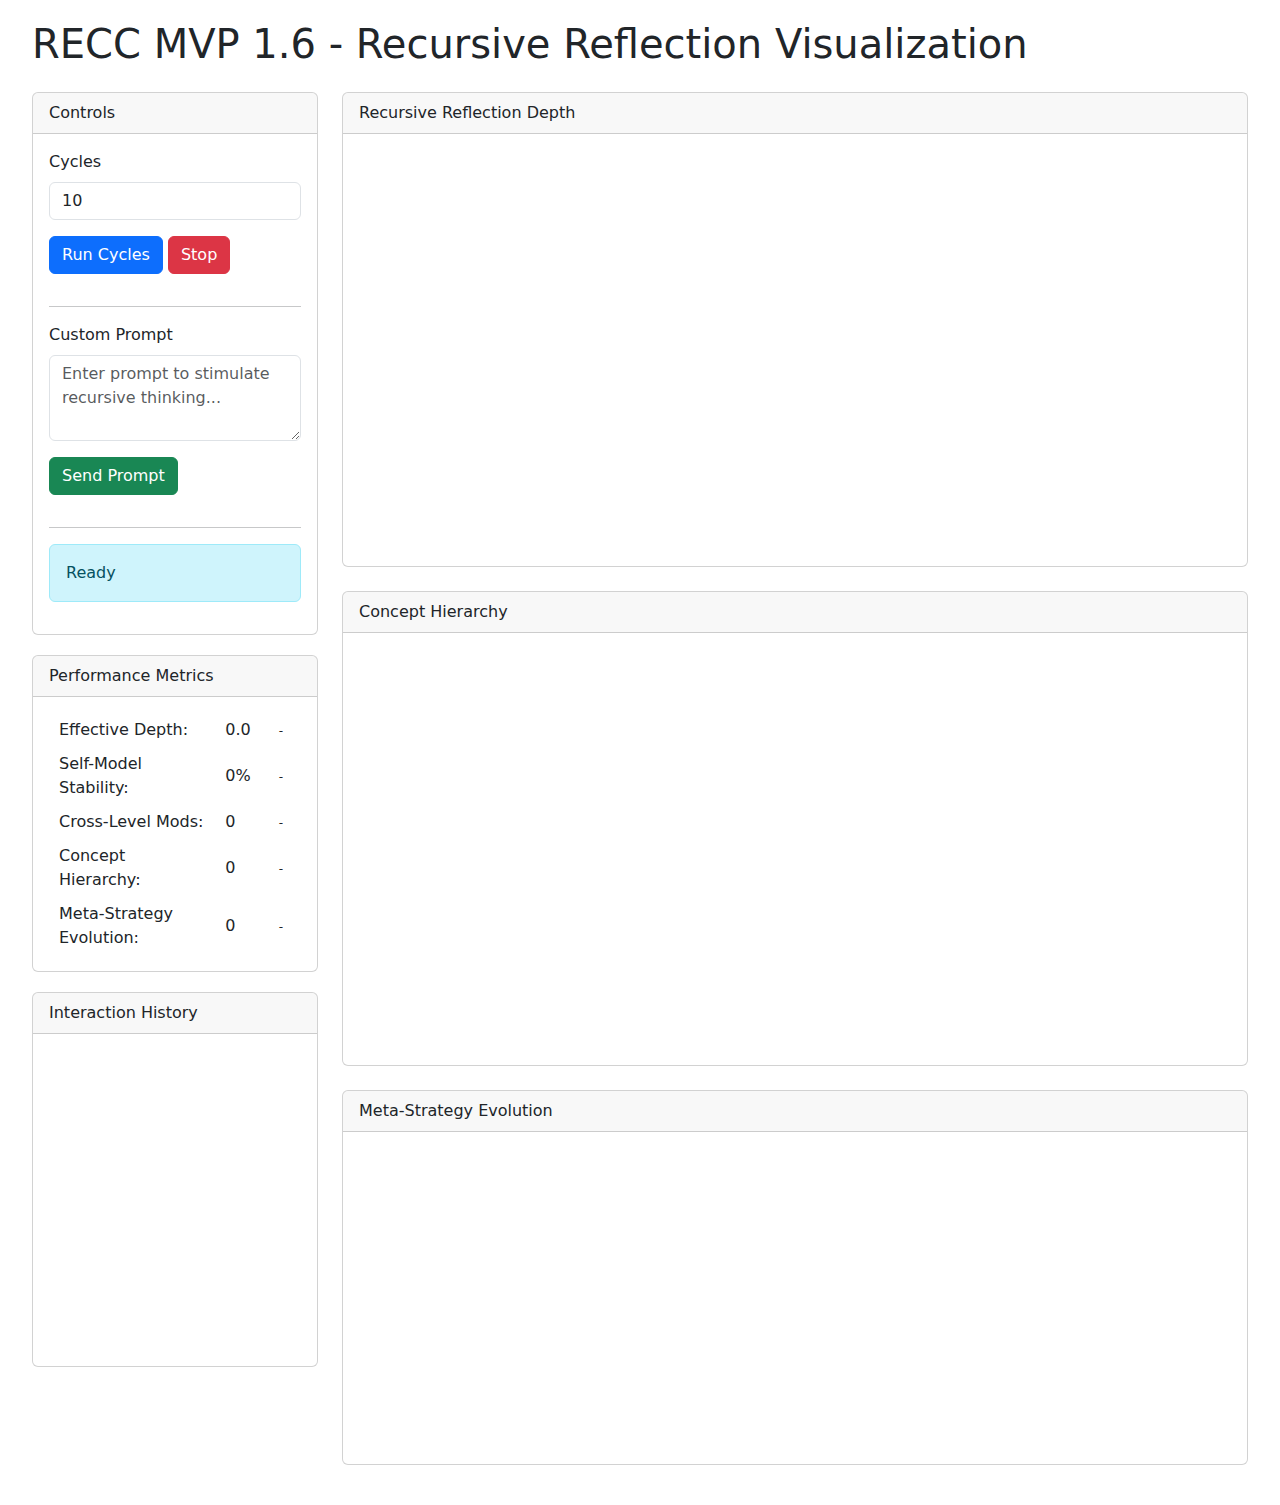
<file: lab/RECC/templates/recursive.html>
<!DOCTYPE html>
<html lang="en">
<head>
    <meta charset="UTF-8">
    <meta name="viewport" content="width=device-width, initial-scale=1.0">
    <title>RECC MVP 1.6 - Recursive Reflection Visualization</title>
    <!-- Bootstrap -->
    <link href="https://cdn.jsdelivr.net/npm/bootstrap@5.3.0-alpha1/dist/css/bootstrap.min.css" rel="stylesheet">
    <!-- D3.js -->
    <script src="https://d3js.org/d3.v7.min.js"></script>
    <!-- Socket.IO -->
    <script src="https://cdn.socket.io/4.5.0/socket.io.min.js"></script>
    <style>
        body { padding: 20px; }
        .card { margin-bottom: 20px; }
        .recursive-level {
            padding: 10px;
            margin-bottom: 10px;
            border-radius: 5px;
            background-color: #f8f9fa;
            transition: all 0.3s;
        }
        .recursive-level.active {
            background-color: #d1e7dd;
            box-shadow: 0 0 10px rgba(0, 128, 0, 0.3);
        }
        .recursive-level.inactive {
            background-color: #f8f9fa;
            opacity: 0.7;
        }
        .concept-node {
            cursor: pointer;
            transition: all 0.3s;
        }
        .concept-node:hover {
            stroke: #ff6600;
            stroke-width: 3px;
        }
        .concept-link {
            stroke: #999;
            stroke-opacity: 0.6;
        }
        .level-indicator {
            position: absolute;
            right: 10px;
            top: 10px;
            padding: 5px 10px;
            border-radius: 15px;
            font-weight: bold;
        }
        .threshold-marker {
            stroke: blue;
            stroke-width: 2;
            stroke-dasharray: 5,5;
        }
        .effective-depth-marker {
            stroke: red;
            stroke-width: 2;
        }
        .metrics-table td, .metrics-table th {
            padding: 5px 10px;
        }
        .status-badge {
            padding: 3px 8px;
            border-radius: 12px;
            font-size: 12px;
        }
        .status-pass {
            background-color: #d1e7dd;
            color: #0f5132;
        }
        .status-fail {
            background-color: #f8d7da;
            color: #842029;
        }
    </style>
</head>
<body>
    <div class="container-fluid">
        <h1 class="mb-4">RECC MVP 1.6 - Recursive Reflection Visualization</h1>
        
        <div class="row">
            <!-- Control Panel -->
            <div class="col-md-3">
                <div class="card">
                    <div class="card-header">Controls</div>
                    <div class="card-body">
                        <div class="mb-3">
                            <label for="cycleCount" class="form-label">Cycles</label>
                            <input type="number" class="form-control" id="cycleCount" value="10" min="1" max="100">
                        </div>
                        <button id="runCyclesBtn" class="btn btn-primary mb-3">Run Cycles</button>
                        <button id="stopCyclesBtn" class="btn btn-danger mb-3">Stop</button>
                        
                        <hr>
                        
                        <div class="mb-3">
                            <label for="promptInput" class="form-label">Custom Prompt</label>
                            <textarea class="form-control" id="promptInput" rows="3" placeholder="Enter prompt to stimulate recursive thinking..."></textarea>
                        </div>
                        <button id="sendPromptBtn" class="btn btn-success mb-3">Send Prompt</button>
                        
                        <hr>
                        
                        <div id="statusPanel" class="alert alert-info">
                            Ready
                        </div>
                    </div>
                </div>
                
                <div class="card mt-3">
                    <div class="card-header">Performance Metrics</div>
                    <div class="card-body">
                        <table class="metrics-table">
                            <tr>
                                <td>Effective Depth:</td>
                                <td id="effectiveDepth">0.0</td>
                                <td><span id="depthStatus" class="status-badge">-</span></td>
                            </tr>
                            <tr>
                                <td>Self-Model Stability:</td>
                                <td id="modelStability">0%</td>
                                <td><span id="stabilityStatus" class="status-badge">-</span></td>
                            </tr>
                            <tr>
                                <td>Cross-Level Mods:</td>
                                <td id="crossLevelMods">0</td>
                                <td><span id="modsStatus" class="status-badge">-</span></td>
                            </tr>
                            <tr>
                                <td>Concept Hierarchy:</td>
                                <td id="conceptHierarchy">0</td>
                                <td><span id="hierarchyStatus" class="status-badge">-</span></td>
                            </tr>
                            <tr>
                                <td>Meta-Strategy Evolution:</td>
                                <td id="strategyEvolution">0</td>
                                <td><span id="evolutionStatus" class="status-badge">-</span></td>
                            </tr>
                        </table>
                    </div>
                </div>
                
                <div class="card mt-3">
                    <div class="card-header">Interaction History</div>
                    <div class="card-body">
                        <div id="interactionHistory" style="height: 300px; overflow-y: auto;">
                            <!-- Interaction history will be added here -->
                        </div>
                    </div>
                </div>
            </div>
            
            <!-- Main Visualization Area -->
            <div class="col-md-9">
                <!-- Recursive Depth Visualization -->
                <div class="card">
                    <div class="card-header">Recursive Reflection Depth</div>
                    <div class="card-body">
                        <div id="recursiveDepthViz" style="height: 400px;"></div>
                    </div>
                </div>
                
                <!-- Concept Hierarchy Visualization -->
                <div class="card mt-4">
                    <div class="card-header">Concept Hierarchy</div>
                    <div class="card-body">
                        <div id="conceptHierarchyViz" style="height: 400px;"></div>
                    </div>
                </div>
                
                <!-- Meta-Strategy Evolution Chart -->
                <div class="card mt-4">
                    <div class="card-header">Meta-Strategy Evolution</div>
                    <div class="card-body">
                        <div id="strategyEvolutionViz" style="height: 300px;"></div>
                    </div>
                </div>
            </div>
        </div>
    </div>
    
    <!-- Bootstrap JS -->
    <script src="https://cdn.jsdelivr.net/npm/bootstrap@5.3.0-alpha1/dist/js/bootstrap.bundle.min.js"></script>
    
    <script>
        document.addEventListener('DOMContentLoaded', function() {
            // Socket.IO setup
            const socket = io();
            let recursiveData = null;
            let performanceMetrics = null;
            
            // UI elements
            const statusPanel = document.getElementById('statusPanel');
            const interactionHistory = document.getElementById('interactionHistory');
            
            // Socket connection handling
            socket.on('connect', () => {
                updateStatus('Connected to server');
            });
            
            socket.on('disconnect', () => {
                updateStatus('Disconnected from server', 'alert-danger');
            });
            
            socket.on('error', (data) => {
                updateStatus('Error: ' + data.message, 'alert-danger');
            });
            
            socket.on('status', (data) => {
                updateStatus(data.status);
            });
            
            // Handle recursive reflection data updates
            socket.on('recursive_reflection_update', (data) => {
                recursiveData = data;
                updateRecursiveDepthVisualization(data);
            });
            
            // Handle concept hierarchy updates
            socket.on('concept_hierarchy_update', (data) => {
                updateConceptHierarchyVisualization(data);
            });
            
            // Handle performance metrics updates
            socket.on('performance_update', (data) => {
                performanceMetrics = data;
                updatePerformanceMetrics(data);
            });
            
            // Handle prompt processing
            socket.on('prompt_processed', (data) => {
                addInteractionToHistory(data.prompt, data.response);
            });
            
            // Handle cycle completion
            socket.on('cycle_complete', (data) => {
                updateStatus(`Cycle ${data.cycle_id} completed`);
            });
            
            // Control button handlers
            document.getElementById('runCyclesBtn').addEventListener('click', () => {
                const cycles = parseInt(document.getElementById('cycleCount').value) || 10;
                socket.emit('start_autonomous', { steps: cycles });
                updateStatus(`Starting ${cycles} autonomous cycles...`);
            });
            
            document.getElementById('stopCyclesBtn').addEventListener('click', () => {
                socket.emit('stop_simulation');
                updateStatus('Stopping cycles...');
            });
            
            document.getElementById('sendPromptBtn').addEventListener('click', () => {
                const prompt = document.getElementById('promptInput').value.trim();
                if (prompt) {
                    socket.emit('send_prompt', { prompt });
                    updateStatus(`Sent prompt: "${prompt}"`);
                    document.getElementById('promptInput').value = '';
                } else {
                    updateStatus('Please enter a prompt', 'alert-warning');
                }
            });
            
            // Helper functions
            function updateStatus(message, className = 'alert-info') {
                statusPanel.className = 'alert ' + className;
                statusPanel.textContent = message;
            }
            
            function addInteractionToHistory(prompt, response) {
                const entry = document.createElement('div');
                entry.className = 'mb-3 p-2 border-bottom';
                
                const promptEl = document.createElement('div');
                promptEl.className = 'mb-2';
                promptEl.innerHTML = `<strong>Prompt:</strong> ${prompt}`;
                
                const responseEl = document.createElement('div');
                responseEl.className = 'text-muted';
                responseEl.innerHTML = `<strong>Response:</strong> ${response.substring(0, 100)}...`;
                
                entry.appendChild(promptEl);
                entry.appendChild(responseEl);
                interactionHistory.prepend(entry);
                
                // Limit history to 10 entries
                while (interactionHistory.children.length > 10) {
                    interactionHistory.removeChild(interactionHistory.lastChild);
                }
            }
            
            // Visualization functions
            function updateRecursiveDepthVisualization(data) {
                if (!data || !data.levels) return;
                
                const container = d3.select("#recursiveDepthViz");
                container.html(""); // Clear previous content
                
                const width = container.node().getBoundingClientRect().width;
                const height = 400;
                const levelWidth = width / (data.levels.length + 1);
                
                // Create SVG
                const svg = container.append("svg")
                    .attr("width", width)
                    .attr("height", height);
                
                // Define arrow marker
                svg.append("defs").append("marker")
                    .attr("id", "arrowhead")
                    .attr("viewBox", "0 -5 10 10")
                    .attr("refX", 5)
                    .attr("refY", 0)
                    .attr("orient", "auto")
                    .attr("markerWidth", 6)
                    .attr("markerHeight", 6)
                    .append("path")
                    .attr("d", "M0,-5L10,0L0,5")
                    .attr("fill", "#333");
                
                // Add cognitive threshold line
                svg.append("line")
                    .attr("class", "threshold-marker")
                    .attr("x1", 0)
                    .attr("y1", height - 150)
                    .attr("x2", width)
                    .attr("y2", height - 150)
                    .attr("stroke", "blue")
                    .attr("stroke-width", 2)
                    .attr("stroke-dasharray", "5,5");
                
                // Add threshold label
                svg.append("text")
                    .attr("x", width - 150)
                    .attr("y", height - 160)
                    .attr("text-anchor", "end")
                    .attr("fill", "blue")
                    .text("Cognitive Threshold (n ≥ 3)");
                
                // Create rectangles for each level
                const levels = svg.selectAll("g.level")
                    .data(data.levels)
                    .enter()
                    .append("g")
                    .attr("class", "level")
                    .attr("transform", (d, i) => `translate(${i * levelWidth + 20}, 0)`);
                
                // Add rectangles
                levels.append("rect")
                    .attr("x", 10)
                    .attr("y", d => height - 50 - d.history_entries * 20)
                    .attr("width", levelWidth - 30)
                    .attr("height", d => d.history_entries * 20 + 40)
                    .attr("fill", d => d.state === "active" ? "#69b3a2" : "#cccccc")
                    .attr("opacity", 0.8)
                    .attr("stroke", "#333")
                    .attr("stroke-width", 1)
                    .attr("rx", 5)
                    .attr("ry", 5);
                
                // Add level labels
                levels.append("text")
                    .attr("x", levelWidth / 2 - 5)
                    .attr("y", height - 25)
                    .attr("text-anchor", "middle")
                    .text((d) => `Level ${d.depth}`);
                
                // Add entry count
                levels.append("text")
                    .attr("x", levelWidth / 2 - 5)
                    .attr("y", d => height - 60 - d.history_entries * 20)
                    .attr("text-anchor", "middle")
                    .attr("fill", "#333")
                    .text(d => `${d.history_entries} entries`);
                
                // Add state indicator
                levels.append("text")
                    .attr("x", levelWidth / 2 - 5)
                    .attr("y", height - 5)
                    .attr("text-anchor", "middle")
                    .attr("font-size", "12px")
                    .attr("fill", d => d.state === "active" ? "#0f5132" : "#6c757d")
                    .text(d => d.state);
                
                // Add arrows between levels
                for (let i = 0; i < data.levels.length - 1; i++) {
                    svg.append("line")
                        .attr("x1", (i + 0.8) * levelWidth + 15)
                        .attr("y1", height / 2)
                        .attr("x2", (i + 1.2) * levelWidth + 15)
                        .attr("y2", height / 2)
                        .attr("stroke", "#333")
                        .attr("stroke-width", 2)
                        .attr("marker-end", "url(#arrowhead)");
                }
                
                // Add effective depth line
                const effectiveDepth = data.effective_depth;
                svg.append("line")
                    .attr("class", "effective-depth-marker")
                    .attr("x1", effectiveDepth * levelWidth)
                    .attr("y1", 20)
                    .attr("x2", effectiveDepth * levelWidth)
                    .attr("y2", height - 20)
                    .attr("stroke", "red")
                    .attr("stroke-width", 2);
                
                // Add effective depth label
                svg.append("text")
                    .attr("x", effectiveDepth * levelWidth - 10)
                    .attr("y", 40)
                    .attr("text-anchor", "end")
                    .attr("fill", "red")
                    .text(`Effective Depth: ${effectiveDepth.toFixed(1)}`);
                
                // Add cross-level modifications count
                svg.append("text")
                    .attr("x", 20)
                    .attr("y", 30)
                    .attr("text-anchor", "start")
                    .text(`Cross-Level Modifications: ${data.cross_level_modifications}`);
            }
            
            function updateConceptHierarchyVisualization(data) {
                if (!data) return;
                
                const container = d3.select("#conceptHierarchyViz");
                container.html(""); // Clear previous content
                
                const width = container.node().getBoundingClientRect().width;
                const height = 400;
                
                // Create hierarchical layout
                const hierarchicalData = processHierarchicalData(data);
                
                // Create SVG
                const svg = container.append("svg")
                    .attr("width", width)
                    .attr("height", height);
                
                // Create hierarchical tree layout
                const treeLayout = d3.tree()
                    .size([width - 100, height - 60]);
                
                // Create root hierarchy
                const root = d3.hierarchy(hierarchicalData);
                
                // Apply layout to hierarchy
                treeLayout(root);
                
                // Create links
                svg.selectAll("path.link")
                    .data(root.links())
                    .enter()
                    .append("path")
                    .attr("class", "link")
                    .attr("d", d3.linkHorizontal()
                        .x(d => d.y + 50) // Swap x and y for horizontal layout
                        .y(d => d.x + 30))
                    .attr("fill", "none")
                    .attr("stroke", "#999")
                    .attr("stroke-width", 1.5);
                
                // Create nodes
                const nodes = svg.selectAll("g.node")
                    .data(root.descendants())
                    .enter()
                    .append("g")
                    .attr("class", "node")
                    .attr("transform", d => `translate(${d.y + 50}, ${d.x + 30})`);
                
                // Add circles for nodes
                nodes.append("circle")
                    .attr("r", d => 5 + d.data.size * 2)
                    .attr("fill", d => getHierarchyLevelColor(d.depth));
                
                // Add labels for nodes
                nodes.append("text")
                    .attr("dx", 12)
                    .attr("dy", 4)
                    .attr("text-anchor", "start")
                    .text(d => d.data.name)
                    .attr("font-size", d => 12 + d.data.size);
                
                // Add depth level indicator
                svg.append("text")
                    .attr("x", 20)
                    .attr("y", 20)
                    .attr("text-anchor", "start")
                    .text(`Hierarchy Depth: ${getMaxHierarchyDepth(hierarchicalData)}`);
            }
            
            function updateStrategyEvolutionVisualization(data) {
                if (!data || !data.strategies) return;
                
                const container = d3.select("#strategyEvolutionViz");
                container.html(""); // Clear previous content
                
                const width = container.node().getBoundingClientRect().width;
                const height = 300;
                const margin = { top: 20, right: 30, bottom: 40, left: 60 };
                
                // Create SVG
                const svg = container.append("svg")
                    .attr("width", width)
                    .attr("height", height);
                
                // Create scales
                const x = d3.scaleTime()
                    .domain([d3.min(data.timepoints), d3.max(data.timepoints)])
                    .range([margin.left, width - margin.right]);
                    
                const y = d3.scaleLinear()
                    .domain([0, 1])
                    .nice()
                    .range([height - margin.bottom, margin.top]);
                
                // Add axes
                svg.append("g")
                    .attr("transform", `translate(0,${height - margin.bottom})`)
                    .call(d3.axisBottom(x));
                    
                svg.append("g")
                    .attr("transform", `translate(${margin.left},0)`)
                    .call(d3.axisLeft(y));
                
                // Add axes labels
                svg.append("text")
                    .attr("x", width / 2)
                    .attr("y", height - 5)
                    .attr("text-anchor", "middle")
                    .text("Time");
                    
                svg.append("text")
                    .attr("transform", "rotate(-90)")
                    .attr("x", -height / 2)
                    .attr("y", 15)
                    .attr("text-anchor", "middle")
                    .text("Strategy Values");
                
                // Create line generator
                const line = d3.line()
                    .x((d, i) => x(data.timepoints[i]))
                    .y(d => y(d));
                
                // Add lines for each strategy
                Object.entries(data.strategies).forEach(([strategy, values], i) => {
                    const color = d3.schemeCategory10[i % 10];
                    
                    svg.append("path")
                        .datum(values)
                        .attr("fill", "none")
                        .attr("stroke", color)
                        .attr("stroke-width", 2)
                        .attr("d", line);
                        
                    // Add strategy label at end of line
                    svg.append("text")
                        .attr("x", x(data.timepoints[data.timepoints.length - 1]) + 5)
                        .attr("y", y(values[values.length - 1]))
                        .attr("fill", color)
                        .attr("font-size", 12)
                        .text(strategy);
                });
            }
            
            function updatePerformanceMetrics(data) {
                if (!data) return;
                
                // Update metrics display
                document.getElementById('effectiveDepth').textContent = data.effective_recursive_depth.toFixed(1);
                document.getElementById('modelStability').textContent = (data.self_model_stability * 100).toFixed(1) + '%';
                document.getElementById('crossLevelMods').textContent = data.modification_rate_per_100_cycles.toFixed(1) + '/100';
                document.getElementById('conceptHierarchy').textContent = data.concept_hierarchy_depth.toFixed(1);
                document.getElementById('strategyEvolution').textContent = data.meta_strategy_evolution ? 'True' : 'False';
                
                // Update status indicators
                updateStatusBadge('depthStatus', data.effective_recursive_depth >= 3.0);
                updateStatusBadge('stabilityStatus', data.self_model_stability >= 0.8);
                updateStatusBadge('modsStatus', data.modification_rate_per_100_cycles >= 10);
                updateStatusBadge('hierarchyStatus', data.concept_hierarchy_depth >= 3);
                updateStatusBadge('evolutionStatus', data.meta_strategy_evolution);
            }
            
            function updateStatusBadge(elementId, isPassing) {
                const element = document.getElementById(elementId);
                element.textContent = isPassing ? 'PASS' : 'FAIL';
                element.className = isPassing ? 'status-badge status-pass' : 'status-badge status-fail';
            }
            
            // Helper functions for concept hierarchy visualization
            function processHierarchicalData(data) {
                // Sample transformation - replace with actual data processing
                // In a real implementation, this would transform the flat concept data
                // into a hierarchical structure for visualization
                
                return {
                    name: "Root",
                    size: 3,
                    children: [
                        { 
                            name: "Abstract Concepts", 
                            size: 2,
                            children: [
                                { name: "Meta-cognition", size: 2 },
                                { name: "Self-reference", size: 3 },
                                { name: "Recursion", size: 2 }
                            ]
                        },
                        {
                            name: "Concrete Concepts",
                            size: 2, 
                            children: [
                                { name: "Memory", size: 2 },
                                { name: "Pattern", size: 1 },
                                { 
                                    name: "Reflection", 
                                    size: 2,
                                    children: [
                                        { name: "Observation", size: 1 },
                                        { name: "Analysis", size: 1 }
                                    ]
                                }
                            ]
                        }
                    ]
                };
            }
            
            function getHierarchyLevelColor(depth) {
                const colors = ['#3366cc', '#dc3912', '#ff9900', '#109618', '#990099', '#0099c6'];
                return colors[depth % colors.length];
            }
            
            function getMaxHierarchyDepth(node, currentDepth = 0) {
                let maxDepth = currentDepth;
                if (node.children) {
                    for (const child of node.children) {
                        const childDepth = getMaxHierarchyDepth(child, currentDepth + 1);
                        maxDepth = Math.max(maxDepth, childDepth);
                    }
                }
                return maxDepth;
            }
        });
    </script>
</body>
</html>
</file>
